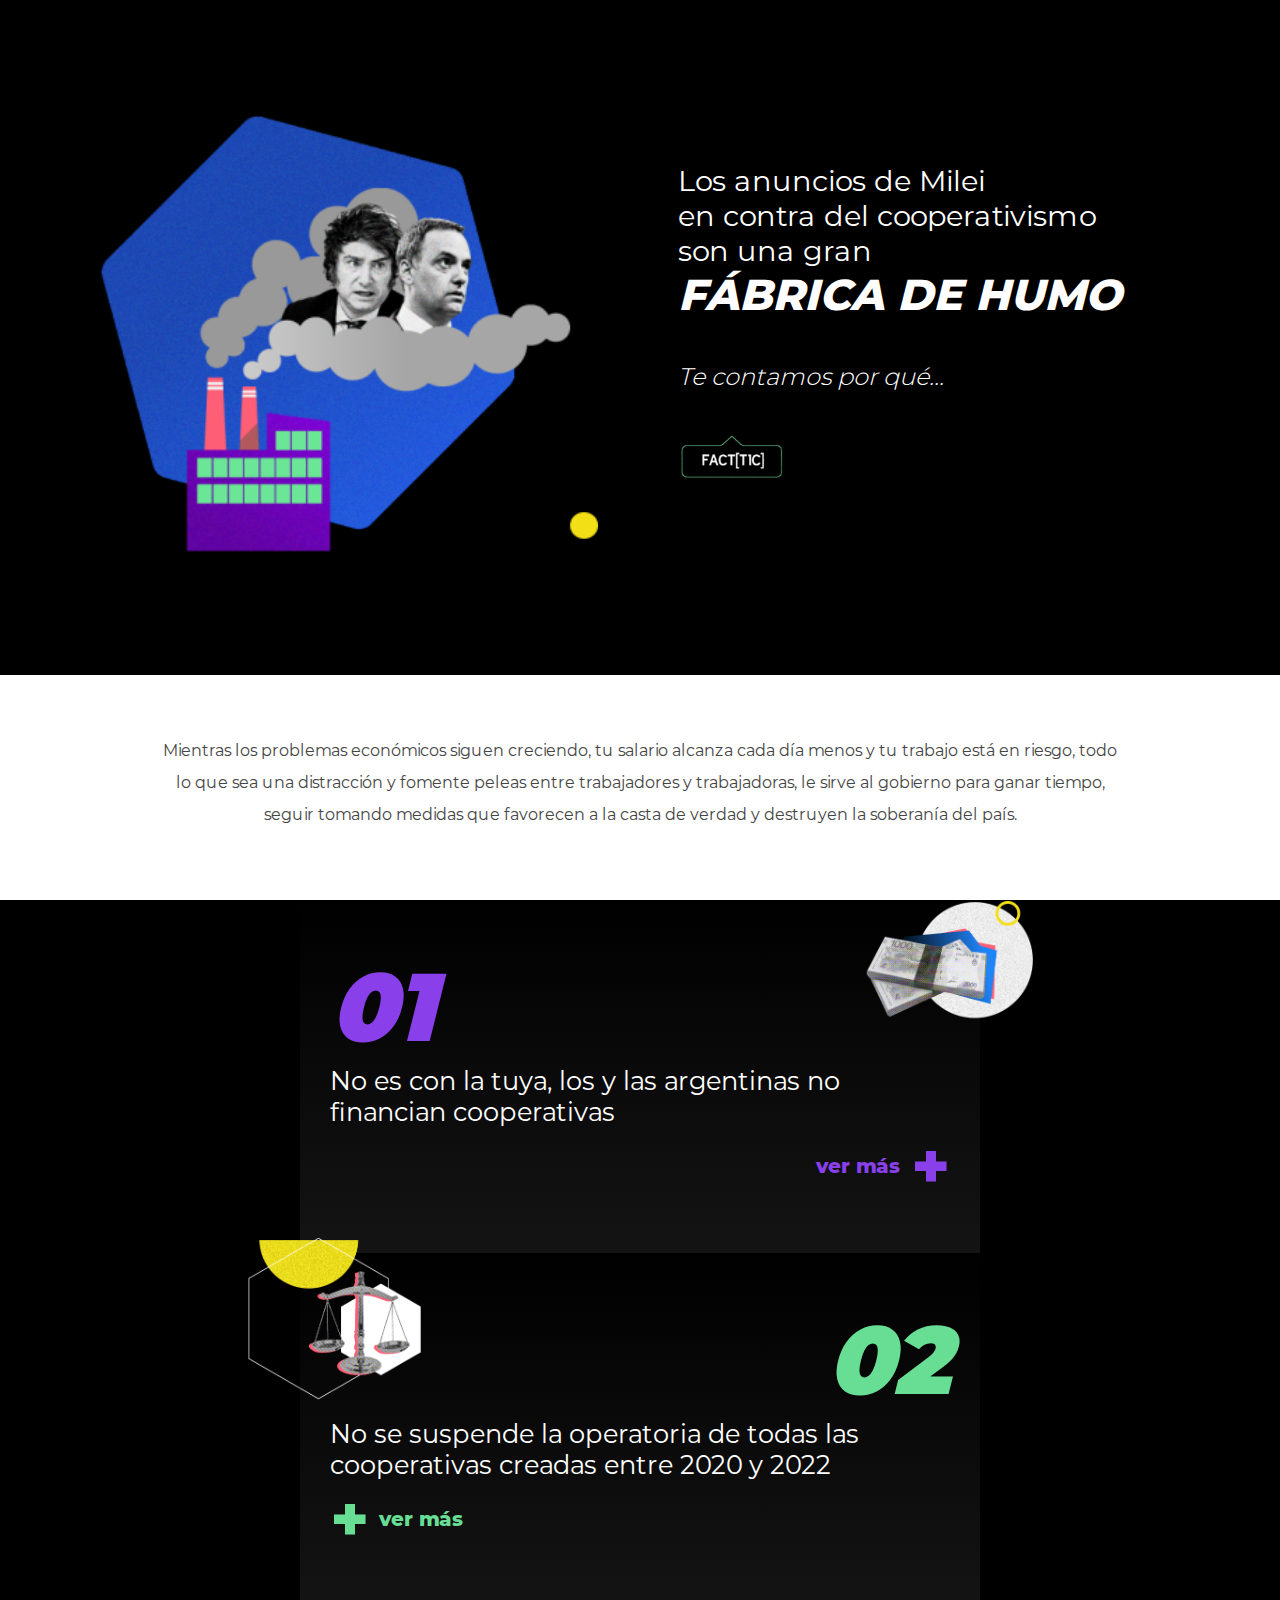
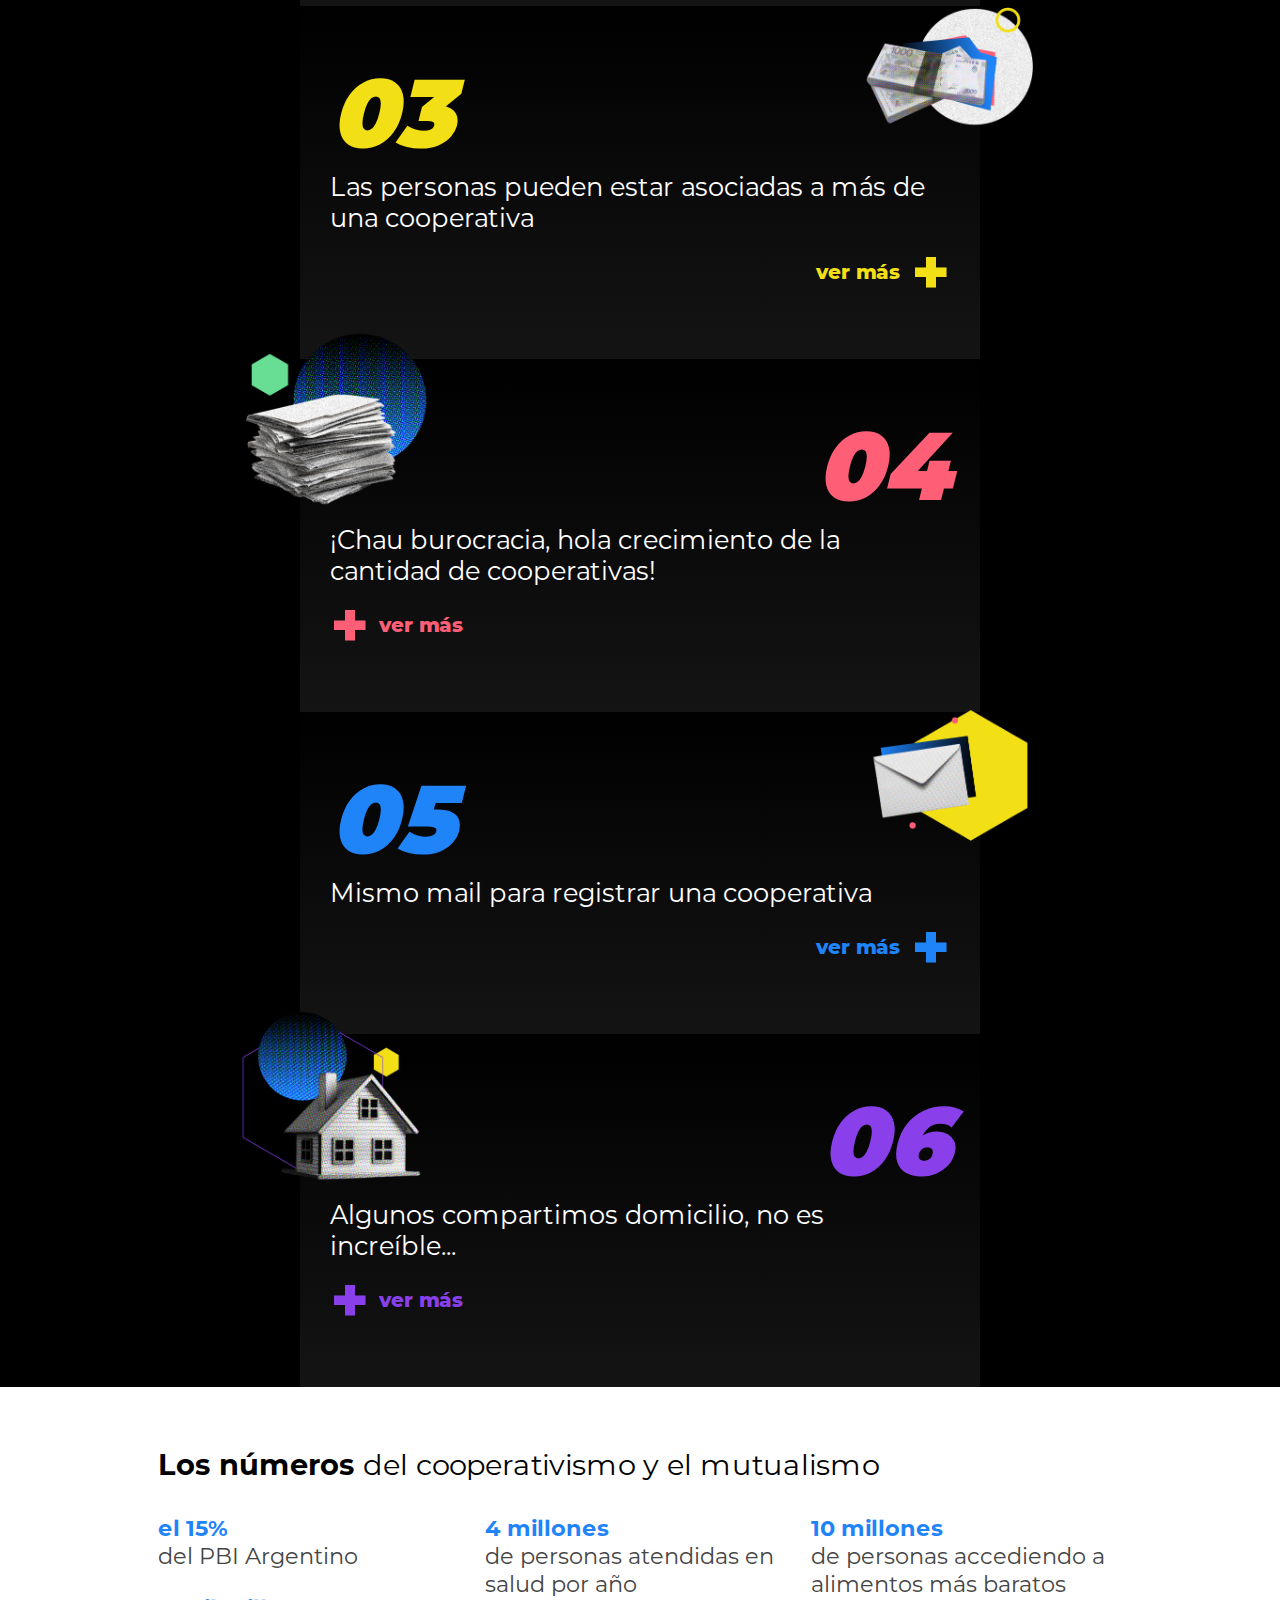
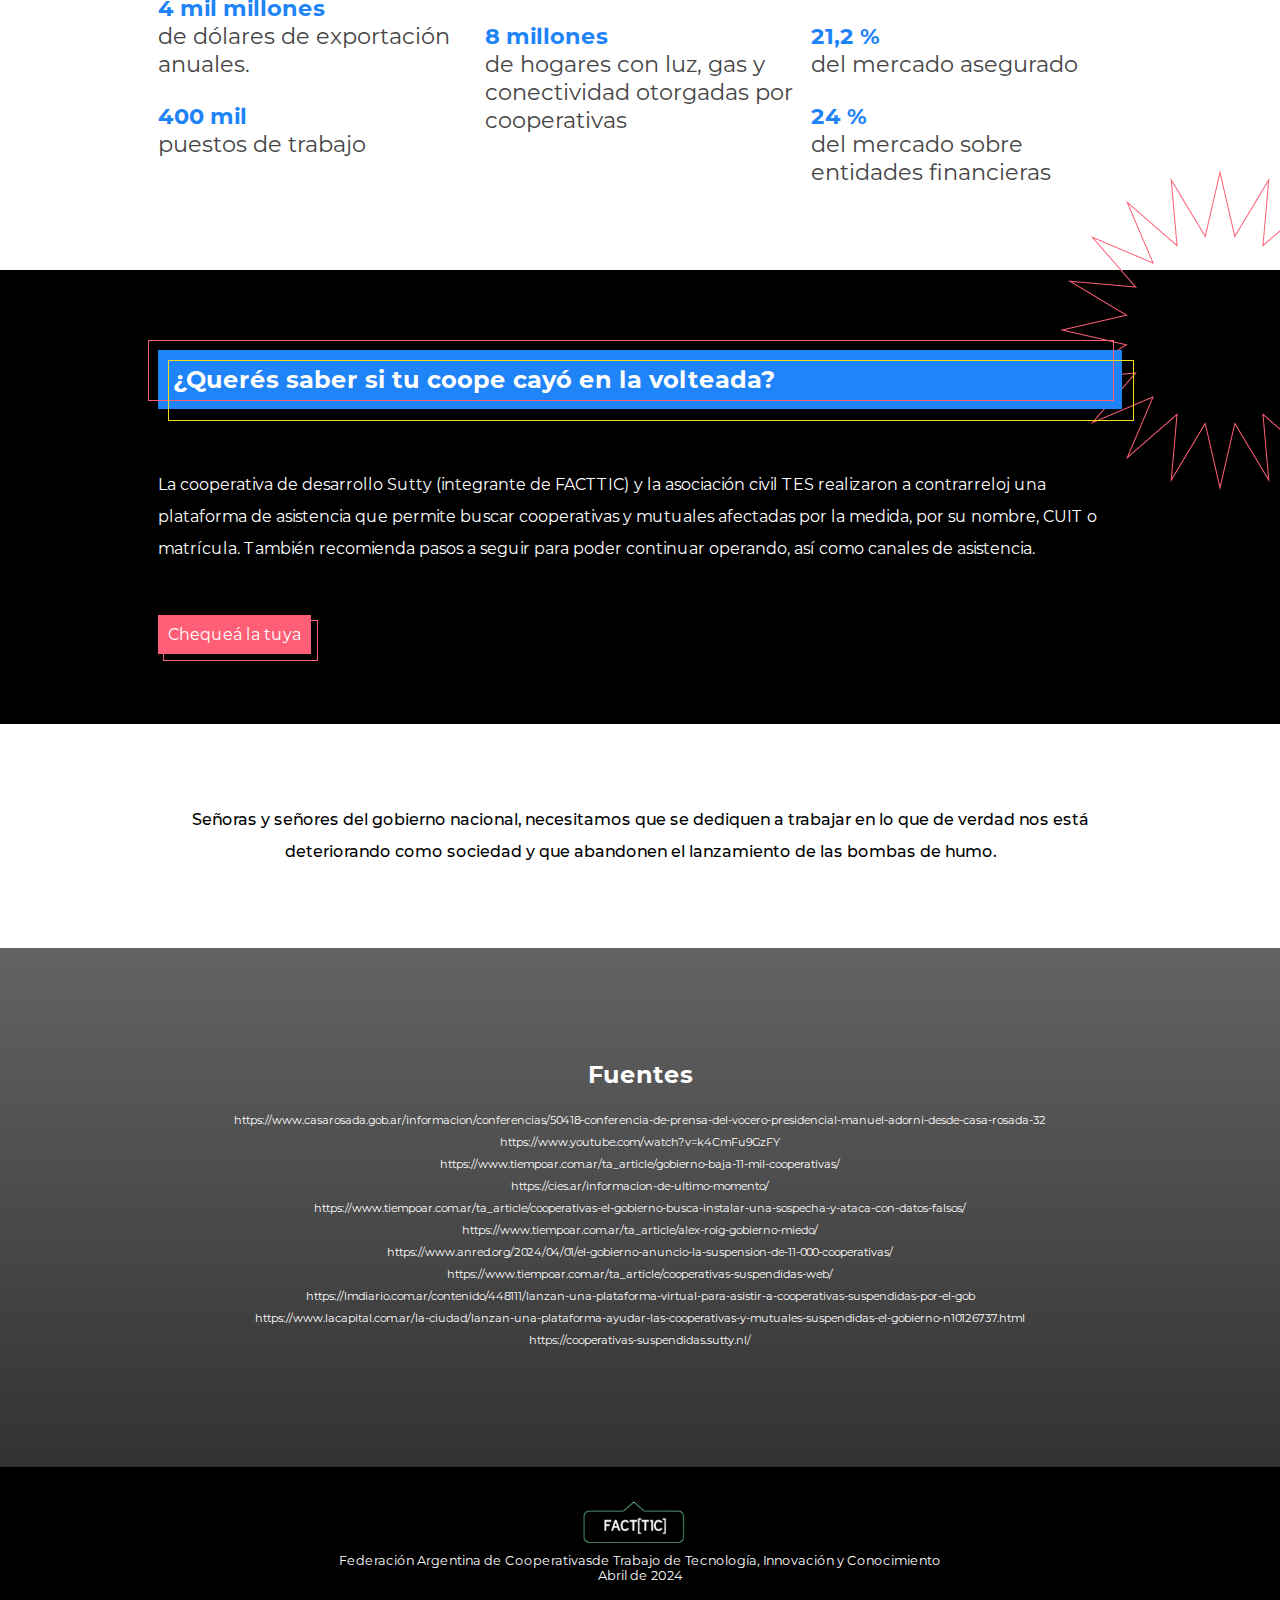
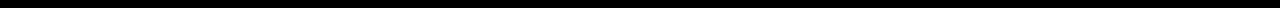
<file: index.html>
<!DOCTYPE html><html lang="en"><head><meta charSet="utf-8"/><title>¡Defendamos las cooperativas!</title><meta name="description" content="Los anuncios en contra del cooperativismo son una FÁBRICA DE HUMO"/><meta name="viewport" content="width=device-width, initial-scale=1"/><link rel="preload" href="/_next/static/media/hero.bcb5372e.png" as="image" fetchpriority="high"/><link rel="preload" href="/_next/static/media/logo-factic.f2233dc9.png" as="image" fetchpriority="high"/><meta name="next-head-count" content="6"/><link rel="preload" href="/_next/static/media/e1c529c04de64b40-s.p.woff2" as="font" type="font/woff2" crossorigin="anonymous" data-next-font="size-adjust"/><link rel="preload" href="/_next/static/css/f33ea454bc9dc8ed.css" as="style" crossorigin=""/><link rel="stylesheet" href="/_next/static/css/f33ea454bc9dc8ed.css" crossorigin="" data-n-g=""/><link rel="preload" href="/_next/static/css/1f8d5571e603426f.css" as="style" crossorigin=""/><link rel="stylesheet" href="/_next/static/css/1f8d5571e603426f.css" crossorigin="" data-n-p=""/><noscript data-n-css=""></noscript><script defer="" crossorigin="" nomodule="" src="/_next/static/chunks/polyfills-c67a75d1b6f99dc8.js"></script><script src="/_next/static/chunks/webpack-8fa1640cc84ba8fe.js" defer="" crossorigin=""></script><script src="/_next/static/chunks/framework-5429a50ba5373c56.js" defer="" crossorigin=""></script><script src="/_next/static/chunks/main-488aa804ec1c5a60.js" defer="" crossorigin=""></script><script src="/_next/static/chunks/pages/_app-bb02e587cd811c83.js" defer="" crossorigin=""></script><script src="/_next/static/chunks/117-f5828d1ccab98660.js" defer="" crossorigin=""></script><script src="/_next/static/chunks/pages/index-12a8a1b29d305b1c.js" defer="" crossorigin=""></script><script src="/_next/static/30Q0I7seouInY6XH_lobm/_buildManifest.js" defer="" crossorigin=""></script><script src="/_next/static/30Q0I7seouInY6XH_lobm/_ssgManifest.js" defer="" crossorigin=""></script></head><body><div id="__next"><main class="__className_b1da2a"><section class="Hero_Hero__Te0lN"><div class="Hero_mainImgContainer__YoOrt"><div><img alt="Fabrica de humo" fetchpriority="high" decoding="async" data-nimg="fill" style="position:absolute;height:100%;width:100%;left:0;top:0;right:0;bottom:0;color:transparent" src="/_next/static/media/hero.bcb5372e.png"/></div></div><div class="Wrapper_Wrapper__kJJb4"><div class="Hero_phrase__BBd_B"><h1>Los anuncios de Milei<br/>en contra del cooperativismo<br/>son una gran<br/><span>FÁBRICA DE HUMO</span></h1></div><div style="height:32px"></div><div class="Hero_subPhrase__ieT5P"><p>Te contamos por qué...</p></div><div style="height:24px"></div><div class="Hero_logoFacttic__rFU9z"><div><img alt="FACTTIC" fetchpriority="high" decoding="async" data-nimg="fill" style="position:absolute;height:100%;width:100%;left:0;top:0;right:0;bottom:0;color:transparent" src="/_next/static/media/logo-factic.f2233dc9.png"/></div></div><div style="height:24px"></div></div></section><div class="Intro_Intro__ayUuN"><div class="WrapperVertical_WrapperVertical__cJS5Q"><div class="Wrapper_Wrapper__kJJb4"><p>Mientras los problemas económicos siguen creciendo, tu salario alcanza cada día menos y tu trabajo está en riesgo, todo lo que sea una distracción y fomente peleas entre trabajadores y trabajadoras, le sirve al gobierno para ganar tiempo, seguir tomando medidas que favorecen a la casta de verdad y destruyen la soberanía del país.</p></div></div></div><div><div class="Bullet_Bullet__Rt_1H Bullet_left__TK2hK" style="color:#8940EA"><div class="Bullet_image__rwVJM"><div><img alt="No es con la tuya, los y las argentinas no financian cooperativas" loading="lazy" decoding="async" data-nimg="fill" style="position:absolute;height:100%;width:100%;left:0;top:0;right:0;bottom:0;color:transparent" src="/_next/static/media/b1.8325f984.png"/></div></div><div class="Wrapper_Wrapper__kJJb4"><div class="Bullet_number__KqZLo">01</div><div class="Bullet_title__sFn2A">No es con la tuya, los y las argentinas no financian cooperativas</div><div class="Bullet_expand__1vSjS"><div>+</div><div class="Bullet_expandText__n_t96">ver más</div></div></div></div><div class="Bullet_Bullet__Rt_1H Bullet_right__44ZoV" style="color:#68DE94"><div class="Bullet_image__rwVJM"><div><img alt="No se suspende la operatoria de todas las cooperativas creadas entre 2020 y 2022" loading="lazy" decoding="async" data-nimg="fill" style="position:absolute;height:100%;width:100%;left:0;top:0;right:0;bottom:0;color:transparent" src="/_next/static/media/b2.7dd83bba.png"/></div></div><div class="Wrapper_Wrapper__kJJb4"><div class="Bullet_number__KqZLo">02</div><div class="Bullet_title__sFn2A">No se suspende la operatoria de todas las cooperativas creadas entre 2020 y 2022</div><div class="Bullet_expand__1vSjS"><div>+</div><div class="Bullet_expandText__n_t96">ver más</div></div></div></div><div class="Bullet_Bullet__Rt_1H Bullet_left__TK2hK" style="color:#F3DF16"><div class="Bullet_image__rwVJM"><div><img alt="Las personas pueden estar asociadas a más de una cooperativa" loading="lazy" decoding="async" data-nimg="fill" style="position:absolute;height:100%;width:100%;left:0;top:0;right:0;bottom:0;color:transparent" src="/_next/static/media/b3.f4c04f09.png"/></div></div><div class="Wrapper_Wrapper__kJJb4"><div class="Bullet_number__KqZLo">03</div><div class="Bullet_title__sFn2A">Las personas pueden estar asociadas a más de una cooperativa</div><div class="Bullet_expand__1vSjS"><div>+</div><div class="Bullet_expandText__n_t96">ver más</div></div></div></div><div class="Bullet_Bullet__Rt_1H Bullet_right__44ZoV" style="color:#FF5F76"><div class="Bullet_image__rwVJM"><div><img alt="¡Chau burocracia, hola crecimiento de la cantidad de cooperativas!" loading="lazy" decoding="async" data-nimg="fill" style="position:absolute;height:100%;width:100%;left:0;top:0;right:0;bottom:0;color:transparent" src="/_next/static/media/b4.7247a06f.png"/></div></div><div class="Wrapper_Wrapper__kJJb4"><div class="Bullet_number__KqZLo">04</div><div class="Bullet_title__sFn2A">¡Chau burocracia, hola crecimiento de la cantidad de cooperativas!</div><div class="Bullet_expand__1vSjS"><div>+</div><div class="Bullet_expandText__n_t96">ver más</div></div></div></div><div class="Bullet_Bullet__Rt_1H Bullet_left__TK2hK" style="color:#1F84F8"><div class="Bullet_image__rwVJM"><div><img alt="Mismo mail para registrar una cooperativa" loading="lazy" decoding="async" data-nimg="fill" style="position:absolute;height:100%;width:100%;left:0;top:0;right:0;bottom:0;color:transparent" src="/_next/static/media/b5.8c1c1b32.png"/></div></div><div class="Wrapper_Wrapper__kJJb4"><div class="Bullet_number__KqZLo">05</div><div class="Bullet_title__sFn2A">Mismo mail para registrar una cooperativa</div><div class="Bullet_expand__1vSjS"><div>+</div><div class="Bullet_expandText__n_t96">ver más</div></div></div></div><div class="Bullet_Bullet__Rt_1H Bullet_right__44ZoV" style="color:#8940EA"><div class="Bullet_image__rwVJM"><div><img alt="Algunos compartimos domicilio, no es increíble..." loading="lazy" decoding="async" data-nimg="fill" style="position:absolute;height:100%;width:100%;left:0;top:0;right:0;bottom:0;color:transparent" src="/_next/static/media/b6.acdb4df1.png"/></div></div><div class="Wrapper_Wrapper__kJJb4"><div class="Bullet_number__KqZLo">06</div><div class="Bullet_title__sFn2A">Algunos compartimos domicilio, no es increíble...</div><div class="Bullet_expand__1vSjS"><div>+</div><div class="Bullet_expandText__n_t96">ver más</div></div></div></div></div><div class="CoopsValues_CoopsValues__aWjXN"><div class="HorizontalLimit_HorizontalLimit__5wMl9"><div class="WrapperVertical_WrapperVertical__cJS5Q"><div class="Wrapper_Wrapper__kJJb4"><h2 class="CoopsValues_title__Y5DDa"><b>Los números</b> del cooperativismo y el  mutualismo </h2><div style="height:32px"></div><div class="CoopsValues_coopsValuesItems__1YaHL"><div class="CoopsValues_cvItem__wKEpu"><div class="CoopsValues_highlight__4cHe_">el 15%</div><div>del PBI Argentino</div><div style="height:24px"></div></div><div class="CoopsValues_cvItem__wKEpu"><div class="CoopsValues_highlight__4cHe_">4 mil millones</div><div>de dólares de exportación anuales.</div><div style="height:24px"></div></div><div class="CoopsValues_cvItem__wKEpu"><div class="CoopsValues_highlight__4cHe_">400 mil</div><div>puestos de trabajo</div><div style="height:24px"></div></div><div class="CoopsValues_cvItem__wKEpu"><div class="CoopsValues_highlight__4cHe_">4 millones</div><div>de personas atendidas en salud por año</div><div style="height:24px"></div></div><div class="CoopsValues_cvItem__wKEpu"><div class="CoopsValues_highlight__4cHe_">8 millones</div><div>de hogares con luz, gas y conectividad otorgadas por cooperativas</div><div style="height:24px"></div></div><div class="CoopsValues_cvItem__wKEpu"><div class="CoopsValues_highlight__4cHe_">10 millones</div><div>de personas accediendo a alimentos más baratos</div><div style="height:24px"></div></div><div class="CoopsValues_cvItem__wKEpu"><div class="CoopsValues_highlight__4cHe_">21,2 %</div><div>del mercado asegurado</div><div style="height:24px"></div></div><div class="CoopsValues_cvItem__wKEpu"><div class="CoopsValues_highlight__4cHe_">24 %</div><div>del mercado sobre entidades financieras</div><div style="height:24px"></div></div></div></div></div></div></div><div class="CooperativasSuspendidas_CooperativasSuspendidas__Dyelz"><div class="WrapperVertical_WrapperVertical__cJS5Q"><div class="Wrapper_Wrapper__kJJb4"><div class="MiscStar_MiscStar__IBj77" style="top:-100px;right:-100px"><img alt="Star" loading="lazy" width="320" height="320" decoding="async" data-nimg="1" style="color:transparent" src="/_next/static/media/star.bf38f00c.png"/></div><div class="CooperativasSuspendidas_titleBox__s52nJ"><h2>¿Querés saber si tu coope cayó en la volteada?</h2></div><div style="height:60px"></div><div><p>La cooperativa de desarrollo Sutty (integrante de FACTTIC) y la asociación civil TES realizaron a contrarreloj una plataforma de asistencia que permite buscar cooperativas y mutuales afectadas por la medida, por su nombre, CUIT o matrícula. También recomienda pasos a seguir para poder continuar operando, así como canales de asistencia.</p></div><div style="height:60px"></div><a class="CooperativasSuspendidas_link__xMI4K" target="_blank" href="https://cooperativas-suspendidas.sutty.nl/">Chequeá la tuya</a></div></div></div><div class="Ending_Ending__ZLRXF"><div class="WrapperVertical_WrapperVertical__cJS5Q"><div class="Wrapper_Wrapper__kJJb4"><p>Señoras y señores del gobierno nacional, necesitamos que se dediquen a trabajar en lo que de verdad nos está deteriorando como sociedad y que abandonen el lanzamiento de las bombas de humo.</p></div></div></div><div class="Sources_Sources__ACjfF"><div class="Wrapper_Wrapper__kJJb4"><div style="height:32px"></div><div class="Sources_content__XlO_L"><h2>Fuentes</h2><div style="height:24px"></div><ul><li>https://www.casarosada.gob.ar/informacion/conferencias/50418-conferencia-de-prensa-del-vocero-presidencial-manuel-adorni-desde-casa-rosada-32</li><li>https://www.youtube.com/watch?v=k4CmFu9GzFY</li><li>https://www.tiempoar.com.ar/ta_article/gobierno-baja-11-mil-cooperativas/</li><li>https://cies.ar/informacion-de-ultimo-momento/</li><li>https://www.tiempoar.com.ar/ta_article/cooperativas-el-gobierno-busca-instalar-una-sospecha-y-ataca-con-datos-falsos/</li><li>https://www.tiempoar.com.ar/ta_article/alex-roig-gobierno-miedo/</li><li>https://www.anred.org/2024/04/01/el-gobierno-anuncio-la-suspension-de-11-000-cooperativas/</li><li>https://www.tiempoar.com.ar/ta_article/cooperativas-suspendidas-web/</li><li>https://lmdiario.com.ar/contenido/448111/lanzan-una-plataforma-virtual-para-asistir-a-cooperativas-suspendidas-por-el-gob</li><li>https://www.lacapital.com.ar/la-ciudad/lanzan-una-plataforma-ayudar-las-cooperativas-y-mutuales-suspendidas-el-gobierno-n10126737.html</li><li>https://cooperativas-suspendidas.sutty.nl/</li></ul></div><div style="height:32px"></div></div></div><div class="Footer_Footer__S_KF5"><div class="Wrapper_Wrapper__kJJb4"><div style="height:24px"></div><div class="Footer_content__eF7PG"><div class="Footer_logoFacttic__gGEsA"><div><img alt="FACTTIC" fetchpriority="high" decoding="async" data-nimg="fill" style="position:absolute;height:100%;width:100%;left:0;top:0;right:0;bottom:0;color:transparent" src="/_next/static/media/logo-factic.f2233dc9.png"/></div></div><div><p>Federación Argentina de Cooperativasde Trabajo de Tecnología, Innovación y Conocimiento</p><p>Abril de 2024</p></div></div><div style="height:24px"></div></div></div></main></div><script id="__NEXT_DATA__" type="application/json" crossorigin="">{"props":{"pageProps":{}},"page":"/","query":{},"buildId":"30Q0I7seouInY6XH_lobm","nextExport":true,"autoExport":true,"isFallback":false,"scriptLoader":[]}</script></body></html>
</file>
<file: _next/static/css/f33ea454bc9dc8ed.css>
*{box-sizing:border-box;padding:0;margin:0}html{--gray:#454545;--violet:#8940ea;--green:#68de94;--yellow:#f3df16;--red:#ff5f76;--blue:#1f84f8;--street:30px;--breakpoint-1:420px;--breakpoint-1:680px}body,html{max-width:100vw;overflow-x:hidden}body{color:#fff;background:#000}a{color:inherit;text-decoration:none}p{line-height:2em}@media(prefers-color-scheme:dark){html{color-scheme:dark}}
</file>
<file: _next/static/css/1f8d5571e603426f.css>
.Wrapper_Wrapper__kJJb4{margin-left:var(--street);margin-right:var(--street)}.Bullet_Bullet__Rt_1H{position:relative;padding:3em 0;min-height:300px;display:flex;flex-direction:column;background:linear-gradient(180deg,#000,#141414)}.Bullet_left__TK2hK .Bullet_image__rwVJM{right:-10%}.Bullet_left__TK2hK .Bullet_number__KqZLo{text-align:left}.Bullet_left__TK2hK .Bullet_expand__1vSjS{text-align:right;flex-direction:row-reverse}.Bullet_right__44ZoV .Bullet_image__rwVJM{left:-10%}.Bullet_right__44ZoV .Bullet_number__KqZLo{text-align:right}.Bullet_right__44ZoV .Bullet_expand__1vSjS{text-align:left}.Bullet_image__rwVJM{width:200px;position:absolute;top:-30px}.Bullet_image__rwVJM>div{width:100%;position:relative;height:0;padding-bottom:93.6395759717%}.Bullet_number__KqZLo{position:relative;font-weight:900;font-style:italic;font-size:6em}.Bullet_title__sFn2A{position:relative;font-size:1.6em;color:#fff;flex:1 1}.Bullet_expand__1vSjS{position:relative;font-size:4em;font-weight:800;cursor:pointer;flex-direction:row;display:flex;align-items:center;gap:10px}.Bullet_expand__1vSjS .Bullet_expandText__n_t96{font-size:20px!important}.Bullet_content__gvssW{color:#fff}.Bullet_content__gvssW p{font-size:.9em}@media(min-width:680px){.Bullet_Bullet__Rt_1H{max-width:var(--breakpoint-1);margin:0 auto}}.WrapperVertical_WrapperVertical__cJS5Q{margin-top:calc(var(--street)*2);margin-bottom:calc(var(--street)*2)}.MiscStar_MiscStar__IBj77{position:absolute}.CooperativasSuspendidas_CooperativasSuspendidas__Dyelz{position:relative}.CooperativasSuspendidas_titleBox__s52nJ{position:relative;background:var(--blue);padding:15px}.CooperativasSuspendidas_titleBox__s52nJ:after,.CooperativasSuspendidas_titleBox__s52nJ:before{content:"";border:1px solid var(--red);position:absolute;top:-10px;left:-10px;width:100%;height:100%}.CooperativasSuspendidas_titleBox__s52nJ:after{border-color:var(--yellow);top:10px;left:10px}.CooperativasSuspendidas_link__xMI4K{background:var(--red);padding:10px;position:relative}.CooperativasSuspendidas_link__xMI4K:after,.CooperativasSuspendidas_link__xMI4K:before{content:"";border:1px solid var(--red);position:absolute;top:5px;left:5px;width:100%;height:100%}@media(min-width:680px){.CooperativasSuspendidas_CooperativasSuspendidas__Dyelz>div{max-width:1024px;margin:0 auto;padding:5rem 0}}.HorizontalLimit_HorizontalLimit__5wMl9{max-width:1024px;margin:auto}.CoopsValues_CoopsValues__aWjXN{overflow:hidden;background:#fff;color:var(--gray)}.CoopsValues_title__Y5DDa{font-size:1.8em;color:#000;font-weight:400}.CoopsValues_cvItem__wKEpu{font-size:1.4em;column-span:none;display:inline-block}.CoopsValues_highlight__4cHe_{color:var(--blue);font-weight:700}@media(min-width:640px){.CoopsValues_coopsValuesItems__1YaHL{column-count:2}}@media(min-width:900px){.CoopsValues_coopsValuesItems__1YaHL{column-count:3}}.Ending_Ending__ZLRXF{background:#fff;color:#000;overflow:hidden;font-weight:500}@media(min-width:680px){.Ending_Ending__ZLRXF>div{max-width:1024px;margin:0 auto;padding:5rem 0;text-align:center}}.Footer_Footer__S_KF5 p{font-size:.8em;color:#fff;margin:0;text-align:center;line-height:1.2em}.Footer_content__eF7PG{display:flex;flex-direction:column;align-items:center}.Footer_logoFacttic__gGEsA{width:115px;position:relative;margin-left:-1%}.Footer_logoFacttic__gGEsA>div{width:100%;height:0;padding-bottom:53.9325842697%;position:relative}.Hero_Hero__Te0lN{width:100%;margin:0 auto;max-width:1024px}.Hero_mainImgContainer__YoOrt{width:100%;max-width:420px;position:relative;left:-50px}.Hero_mainImgContainer__YoOrt>div{width:100%;height:0;padding-bottom:94.08%}.Hero_phrase__BBd_B h1{font-weight:400}.Hero_phrase__BBd_B h1 span{font-weight:800;font-style:italic}.Hero_subPhrase__ieT5P{font-size:1.1rem;font-weight:300;font-style:italic}.Hero_logoFacttic__rFU9z{width:115px;position:relative;margin-left:-1%}.Hero_logoFacttic__rFU9z>div{width:100%;height:0;padding-bottom:53.9325842697%;position:relative}@media(min-width:680px){.Hero_Hero__Te0lN{display:flex;flex-direction:row;align-items:center;min-height:75vh}.Hero_mainImgContainer__YoOrt{max-width:520px}.Hero_phrase__BBd_B h1{font-size:1.8em}.Hero_phrase__BBd_B h1 span{font-size:1.5em}.Hero_subPhrase__ieT5P{font-size:24px}}.Intro_Intro__ayUuN{background:#fff;color:var(--gray);position:relative;overflow:hidden}@media(min-width:680px){.Intro_Intro__ayUuN{height:25vh;display:flex;justify-content:center;align-content:center}.Intro_Intro__ayUuN>div{max-width:1024px;text-align:center}}.Sources_Sources__ACjfF{background:linear-gradient(180deg,#636363,#323232);position:relative;overflow:hidden}.Sources_content__XlO_L ul{list-style:none;padding:0;margin:0}.Sources_content__XlO_L li{margin-bottom:8px;font-size:.7em;word-wrap:break-word}.Sources_mainImgContainer__68dMz{left:-12%;margin-bottom:-20px;position:relative;width:300px}.Sources_mainImgContainer__68dMz>div{height:0;padding-bottom:94.08%}@media(min-width:680px){.Sources_Sources__ACjfF>div{max-width:1024px;margin:0 auto;padding:5rem 0;text-align:center}}@font-face{font-family:__Montserrat_b1da2a;font-style:normal;font-weight:100 900;font-display:swap;src:url(/_next/static/media/aec774cbe1963439-s.woff2) format("woff2");unicode-range:u+0460-052f,u+1c80-1c88,u+20b4,u+2de0-2dff,u+a640-a69f,u+fe2e-fe2f}@font-face{font-family:__Montserrat_b1da2a;font-style:normal;font-weight:100 900;font-display:swap;src:url(/_next/static/media/634216363f5c73c1-s.woff2) format("woff2");unicode-range:u+0301,u+0400-045f,u+0490-0491,u+04b0-04b1,u+2116}@font-face{font-family:__Montserrat_b1da2a;font-style:normal;font-weight:100 900;font-display:swap;src:url(/_next/static/media/d83fe381bb17eb77-s.woff2) format("woff2");unicode-range:u+0102-0103,u+0110-0111,u+0128-0129,u+0168-0169,u+01a0-01a1,u+01af-01b0,u+0300-0301,u+0303-0304,u+0308-0309,u+0323,u+0329,u+1ea0-1ef9,u+20ab}@font-face{font-family:__Montserrat_b1da2a;font-style:normal;font-weight:100 900;font-display:swap;src:url(/_next/static/media/88325a2c1fede2f4-s.woff2) format("woff2");unicode-range:u+0100-02af,u+0304,u+0308,u+0329,u+1e00-1e9f,u+1ef2-1eff,u+2020,u+20a0-20ab,u+20ad-20c0,u+2113,u+2c60-2c7f,u+a720-a7ff}@font-face{font-family:__Montserrat_b1da2a;font-style:normal;font-weight:100 900;font-display:swap;src:url(/_next/static/media/e1c529c04de64b40-s.p.woff2) format("woff2");unicode-range:u+00??,u+0131,u+0152-0153,u+02bb-02bc,u+02c6,u+02da,u+02dc,u+0304,u+0308,u+0329,u+2000-206f,u+2074,u+20ac,u+2122,u+2191,u+2193,u+2212,u+2215,u+feff,u+fffd}@font-face{font-family:__Montserrat_Fallback_b1da2a;src:local("Arial");ascent-override:84.95%;descent-override:22.03%;line-gap-override:0.00%;size-adjust:113.95%}.__className_b1da2a{font-family:__Montserrat_b1da2a,__Montserrat_Fallback_b1da2a;font-style:normal}
</file>
